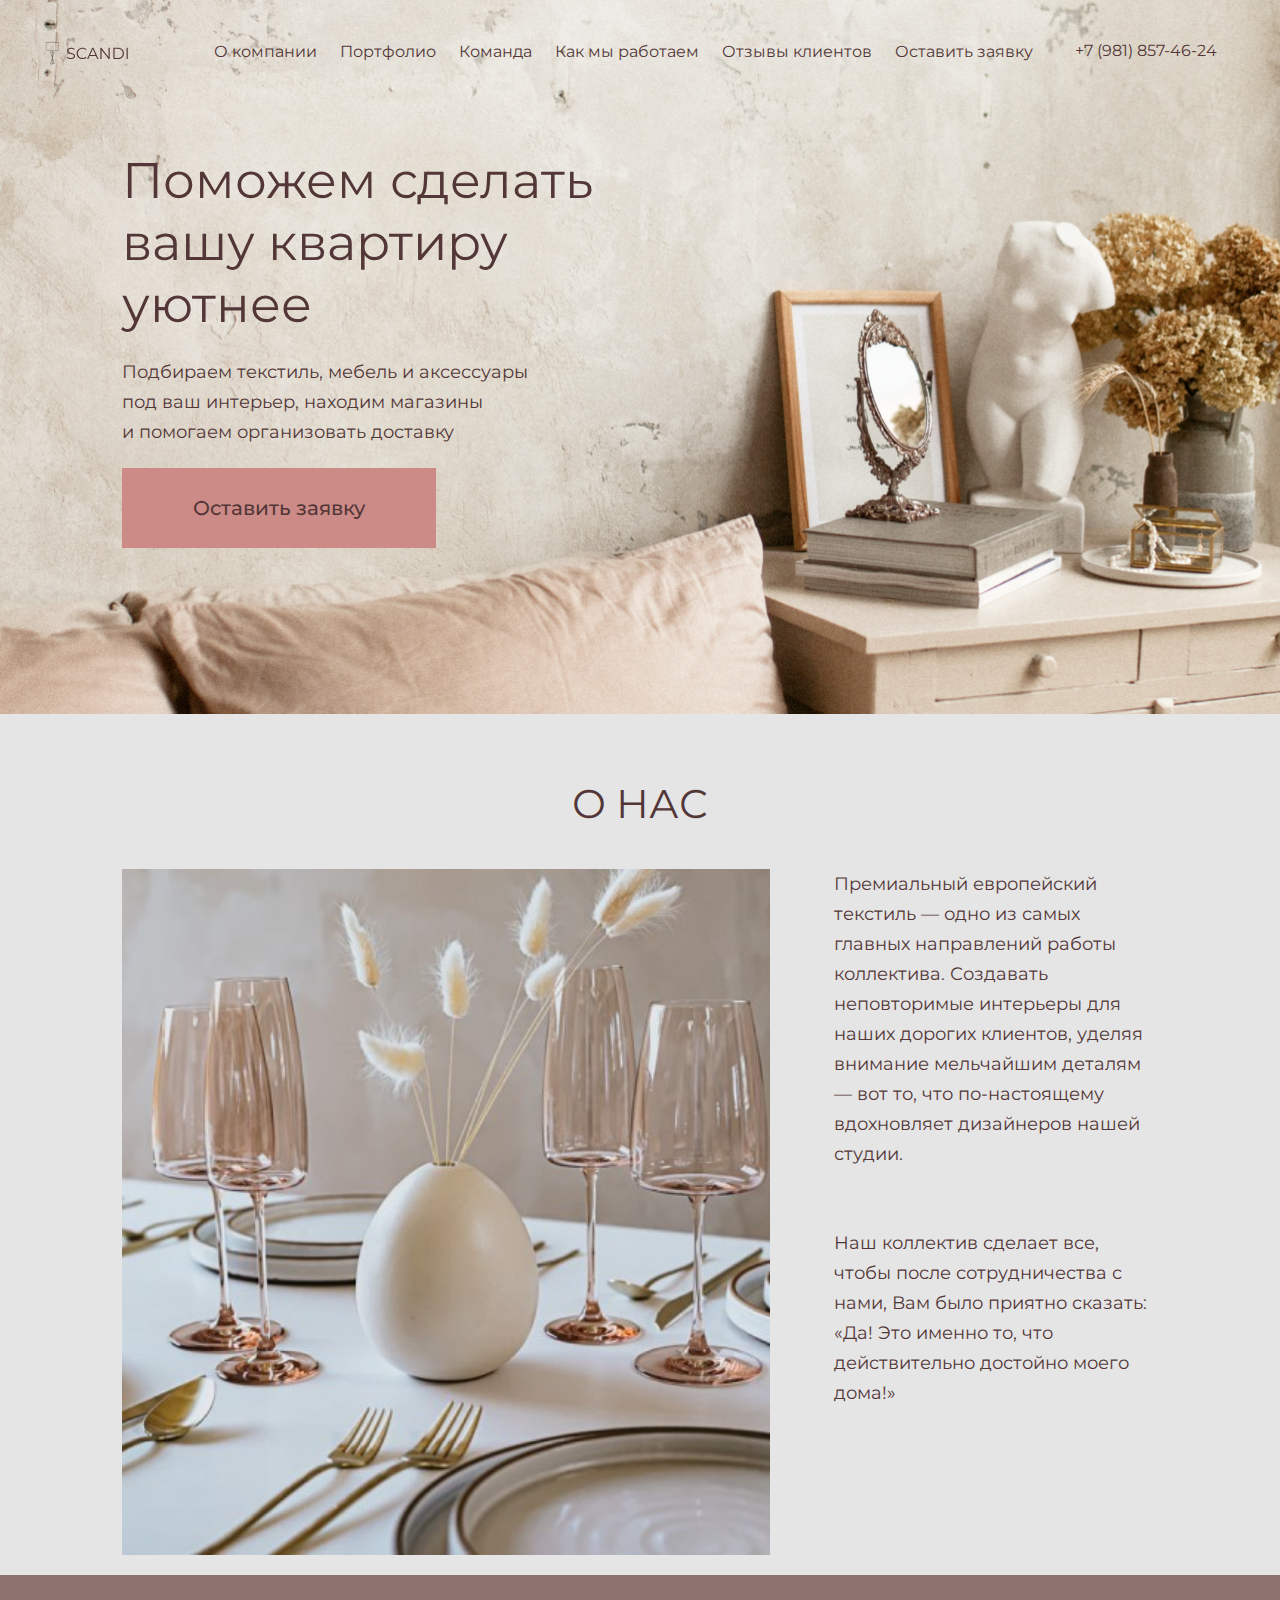
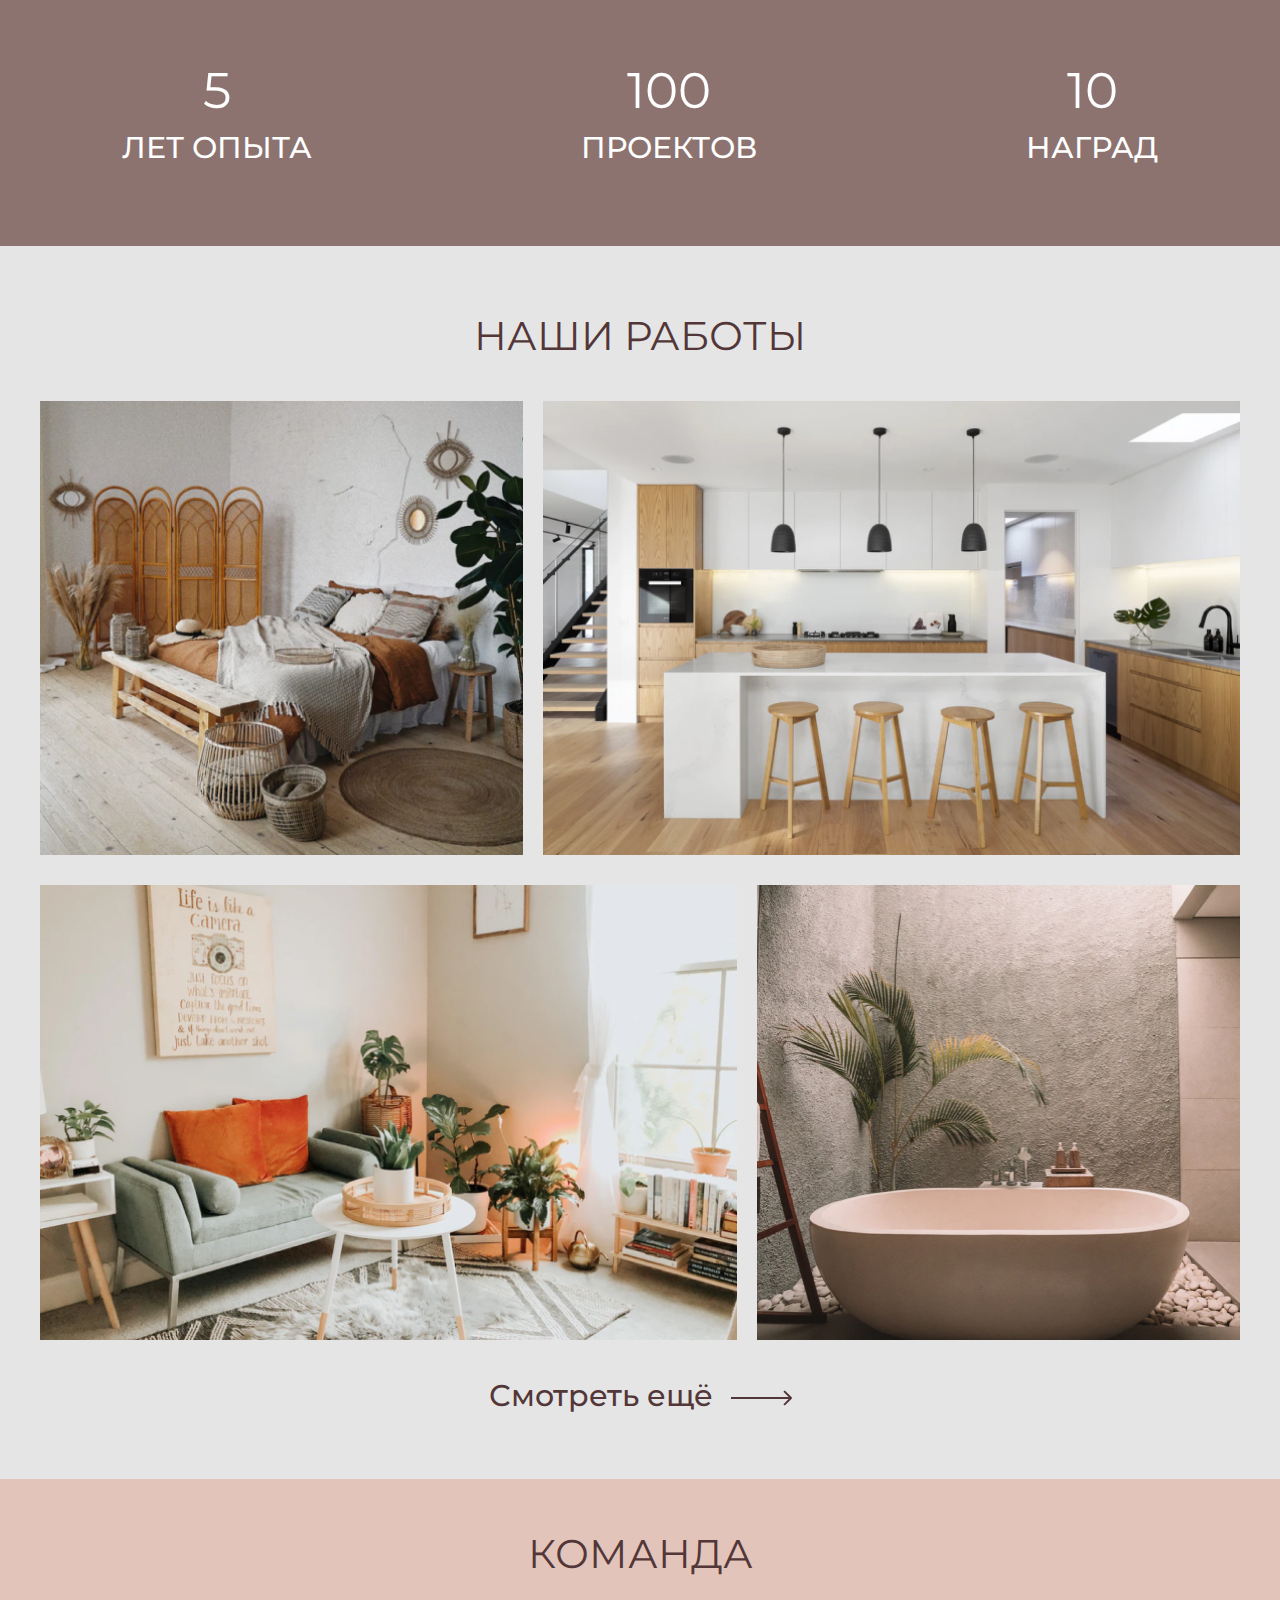
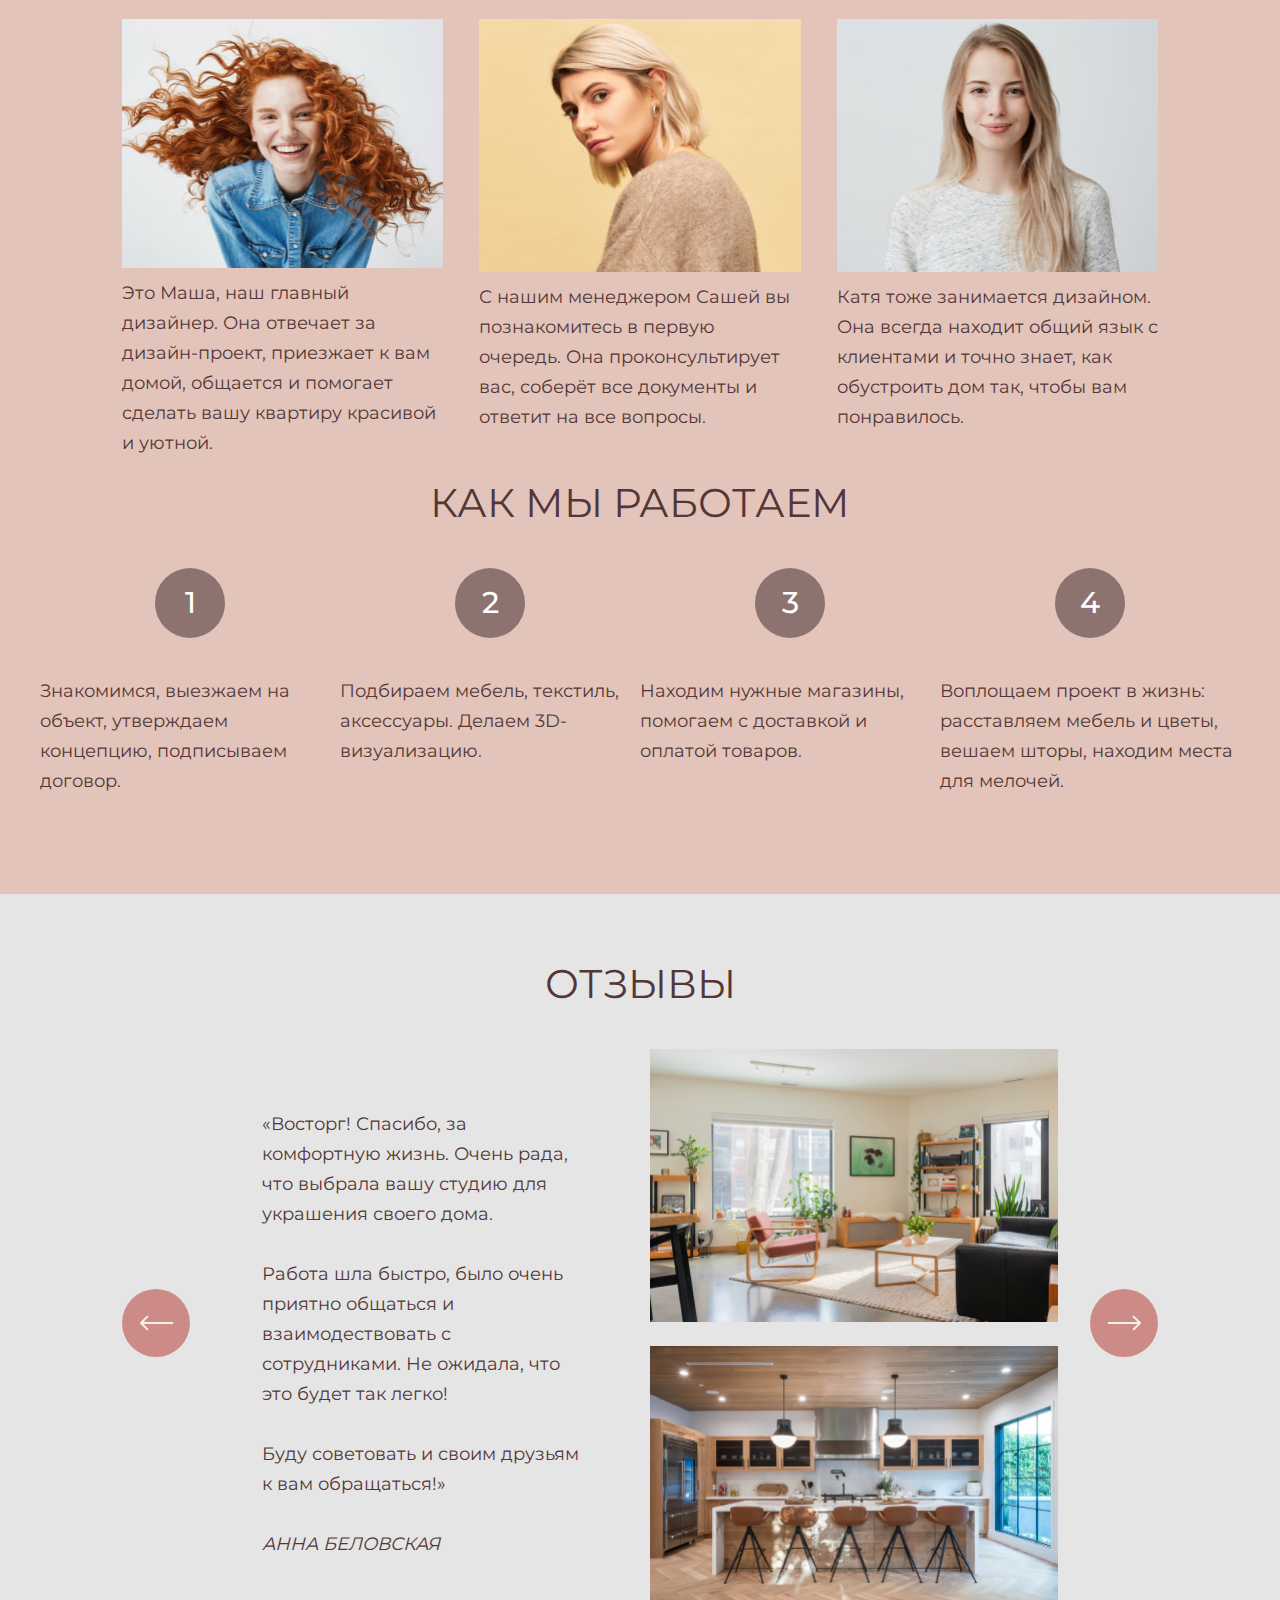
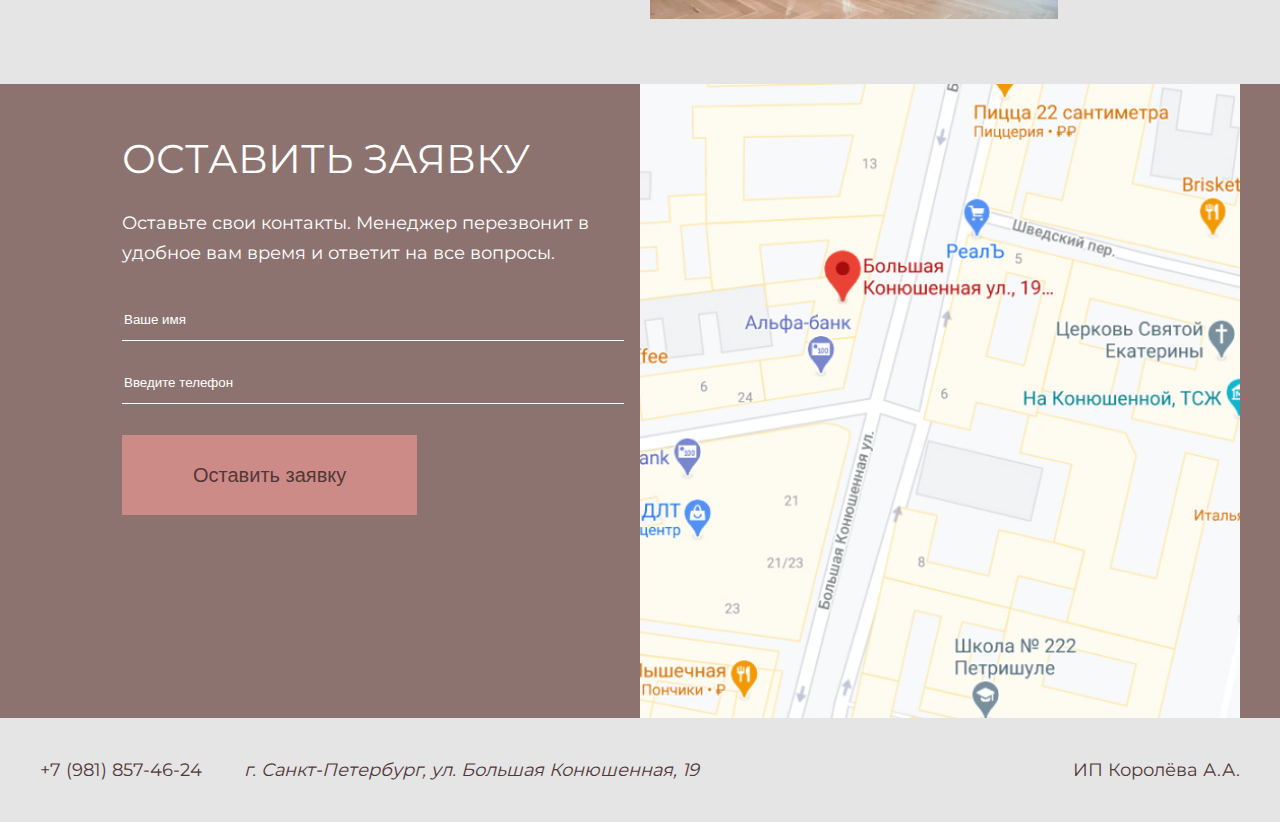
<file: index.html>
<!DOCTYPE html>
<html lang="ru">
<head>
    <title>Дизайн-студия Scandi</title>
    <meta charset="utf-8">
    <meta name="viewport" content="width=device-width">
    <link href="scandi.css"  rel="stylesheet">
    <!--<link rel="preconnect" href="https://fonts.googleapis.com">
    <link rel="preconnect" href="https://fonts.gstatic.com" crossorigin>
    <link href="https://fonts.googleapis.com/css2?family=Montserrat:wght@400;500&display=swap" rel="stylesheet">-->
</head>
<body>
    <header class="page-header">
        <div class="container_large">
            <a class="logo" href="#">
                <img src="img/1_logo.svg" alt="Логотип компании SCANDI - графическое изображение торшера" width="25"
                    height="25">
            </a>
            <nav>
                <ul class="menu_list">
                    <li class="menu-item"><a href="#about">О компании</a></li>
                    <li class="menu-item"><a href="#work_examples">Портфолио</a></li>
                    <li class="menu-item"><a href="#team-description">Команда</a></li>
                    <li class="menu-item"><a href="#approach">Как мы работаем</a></li>
                    <li class="menu-item"><a href="#reviews">Отзывы клиентов</a></li>
                    <li class="menu-item"><a href="#request">Оставить заявку</a></li>
                </ul>
            </nav>
            <a class="main-phone" href="tel:+79818574624">+7 (981) 857-46-24</a>
        </div>
    </header>
    <main>
        <section class="promo" id="promo">
            <div class="container_small">
                <div class="motto">
                    <h1>Поможем сделать вашу квартиру уютнее</h1>
                    <p>Подбираем текстиль, мебель и аксессуары <br> под ваш интерьер, 
                    находим магазины <br> и помогаем организовать доставку</p>
                    <a href="#request" class="button">Оставить заявку</a>
                </div>
            </div>
        </section>
        <section class="about" id="about">
            <div class="container_small">
                <h2 class="about_tittle">О нас</h2>
                <div class="about_content">
                    <img src="img/2_glasses_about.jpg" alt="Фото стола с бокалами." width="445"
                    height="465">
                    <div class="about_text">
                        <p>Премиальный европейский текстиль — одно из самых главных направлений работы коллектива. Создавать неповторимые интерьеры для наших дорогих клиентов, уделяя внимание мельчайшим деталям — вот то, что по-настоящему вдохновляет дизайнеров нашей студии.</p><br>   
                        <p>Наш коллектив сделает все, чтобы после сотрудничества с нами, Вам было приятно сказать: «Да! Это именно то, что действительно достойно моего дома!»</p>
                    </div>
                </div>
            </div>
        </section>
        <section class="achievements" id="achievements">
            <h2 class="visually-hidden">Наши преимущества</h2>
            <div class="container_small">
                <ul class="achievements_list">
                    <li class="achievements_item">
                        <p><span>5</span>лет опыта</p>
                    </li>
                    <li class="achievements_item">
                        <p><span>100</span>проектов</p>
                    </li>
                    <li class="achievements_item">
                        <p><span>10</span>наград</p></li>
                </ul>
            </div>
        </section>
        <section class="work_examples" id="work_examples">
            <div class="container_large">
                <h2>Наши работы</h2>
                <div class="fotos_examples">
                    <article class="foto-examples_item">
                        <img src="img/3_bedroom_examples.jpg" alt="Изображение спальни." width="488"
                        height="451">
                        <div class="text_hov_foto">
                            <h3 class="hover_heading">Квартира-студия 30 кв.м.</h3>
                              <p class="hover-text">В квартире были светлые стены и тёплые цвета. Мы сконцентрировались на отсылках к природе и сделали ребятам уютный интерьер, отсылающий к виллам островов Бали.</p>
                        </div>
                    </article>
                    <article class="foto-examples_item">
                        <img src="img/3_kitchen.jpg" alt="Изображение кухни." width="692"
                        height="451">
                        <div class="text_hov_foto">
                            <h3 class="hover_heading">Квартира-студия 30 кв.м.</h3>
                              <p class="hover-text">В квартире были светлые стены и тёплые цвета. Мы сконцентрировались на отсылках к природе и сделали ребятам уютный интерьер, отсылающий к виллам островов Бали.</p>
                        </div>
                    </article>
                    <article class="foto-examples_item">
                        <img src="img/3_living_room_examples.jpg" alt="Изображение гостиной." width="692"
                        height="451">
                        <div class="text_hov_foto">
                            <h3 class="hover_heading">Квартира-студия 30 кв.м.</h3>
                              <p class="hover-text">В квартире были светлые стены и тёплые цвета. Мы сконцентрировались на отсылках к природе и сделали ребятам уютный интерьер, отсылающий к виллам островов Бали.</p>
                        </div>
                    </article>
                    <article class="foto-examples_item">
                        <img src="img/3_bathroom_examples.jpg" alt="Изображение ванны." width="488"
                        height="451">
                        <div class="text_hov_foto">
                            <h3 class="hover_heading">Квартира-студия 30 кв.м.</h3>
                              <p class="hover-text">В квартире были светлые стены и тёплые цвета. Мы сконцентрировались на отсылках к природе и сделали ребятам уютный интерьер, отсылающий к виллам островов Бали.</p>
                        </div>
                    </article>
                </div> 
                <a href="#" class="btn">Смотреть ещё <svg width="61" height="16" viewBox="0 0 61 16" fill="none" xmlns="http://www.w3.org/2000/svg">
                    <path d="M60.7071 8.70711C61.0976 8.31658 61.0976 7.68342 60.7071 7.29289L54.3432 0.928932C53.9526 0.538408 53.3195 0.538408 52.9289 0.928932C52.5384 1.31946 52.5384 1.95262 52.9289 2.34315L58.5858 8L52.9289 13.6569C52.5384 14.0474 52.5384 14.6805 52.9289 15.0711C53.3195 15.4616 53.9526 15.4616 54.3432 15.0711L60.7071 8.70711ZM0 9H60V7H0V9Z" fill="#533738"/>
                    </svg>
                </a>          
            </div>
        </section>
        <section class="team-description" id="team-description">
            <div class="container_small">
                <h2 class="team">Команда</h2>
                <ul class="team-photos">
                    <li class="team-member">
                        <img class="team_member_img" src="img/4_first_pic.jpg" alt="Девушка с рыжими кудрями в голубой джинсовой рубашке." width="320"
                        height="253">
                        <p class="team_member_description">
                            Это Маша, наш главный дизайнер. Она отвечает за дизайн-проект, приезжает к вам домой, общается и помогает сделать вашу квартиру красивой и уютной.
                        </p>
                    </li>
                    <li class="team-member">
                        <img class="team_member_img" src="img/4_second_pic.jpg" alt="Девушка с короткими светлыми волосами." width="320"
                        height="253">
                        <p class="team_member_description">
                            С нашим менеджером Сашей вы познакомитесь в первую очередь. Она проконсультирует вас, соберёт все документы и ответит на все вопросы.
                        </p>
                    </li>
                    <li class="team-member">
                        <img class="team_member_img" src="img/4_third_pic.jpg" alt="Девушка с длинными светлыми волосами в серой кофте." width="320"
                        height="253">
                        <p class="team_member_description">
                            Катя тоже занимается дизайном. Она всегда находит общий язык с клиентами и точно знает, как обустроить дом так, чтобы вам понравилось.
                        </p>
                    </li>
                </ul>
            </div>    
            <div class="container_large" id="approach">
                <h2>Как мы работаем</h2>
                <ol class="approach_list">
                    <li class="approach-item">
                        <span>1</span>
                        <p>Знакомимся, выезжаем на объект, утверждаем концепцию, подписываем договор.</p>
                    </li>
                    <li class="approach-item">
                        <span>2</span>
                        <p>Подбираем мебель, текстиль, аксессуары. Делаем 3D- визуализацию.</p>
                    </li>
                    <li class="approach-item">
                        <span>3</span>
                        <p>Находим нужные магазины, помогаем с доставкой и оплатой товаров.</p>
                    </li>
                    <li class="approach-item">
                        <span>4</span>
                        <p>Воплощаем проект в жизнь: расставляем мебель и цветы, вешаем шторы, находим места для мелочей.</p>
                    </li>
                </ol>
            </div>
        </section>
        <section class="reviews" id="reviews">
            <div class="container_small">
                <h2>Отзывы</h2>
                <div class="reviews-slider">
                    <div class="reviews-pagination">
                        <button class="reviews-button reviews-button-prev" aria-label="Переключить на предыдущий слайд">
                            <svg fill="none" height="16" viewBox="0 0 33 16" width="33" xmlns="http://www.w3.org/2000/svg">
                                <path d="m32.7071 8.70711c.3905-.39053.3905-1.02369 0-1.41422l-6.364-6.363958c-.3905-.390524-1.0236-.390524-1.4142 0-.3905.390528-.3905 1.023688 0 1.414218l5.6569 5.65685-5.6569 5.6569c-.3905.3905-.3905 1.0236 0 1.4142.3906.3905 1.0237.3905 1.4142 0zm-32.7071.29289h32v-2h-32z" fill="#f5f2ed" />
                            </svg>
                        </button>
                        <button class="reviews-button reviews-button-next" aria-label="Переключить на следующий слайд">
                            <svg fill="none" height="16" viewBox="0 0 33 16" width="33" xmlns="http://www.w3.org/2000/svg">
                                <path d="m32.7071 8.70711c.3905-.39053.3905-1.02369 0-1.41422l-6.364-6.363958c-.3905-.390524-1.0236-.390524-1.4142 0-.3905.390528-.3905 1.023688 0 1.414218l5.6569 5.65685-5.6569 5.6569c-.3905.3905-.3905 1.0236 0 1.4142.3906.3905 1.0237.3905 1.4142 0zm-32.7071.29289h32v-2h-32z" fill="#f5f2ed" />
                            </svg>
                        </button>
                    </div>
                    <div class="reviews-slides">
                        <article class="reviews-slide">
                            <blockquote class="reviews-text">
                                <p>
                                «Восторг! Спасибо, за комфортную жизнь. Очень рада, что выбрала вашу студию для украшения своего дома. <br>
                                </p>
                                <p>
                                Работа шла быстро, было очень приятно общаться и взаимодествовать с сотрудниками. Не ожидала, что это будет так легко!<br> 
                                </p>
                                <p>
                                Буду советовать и своим друзьям к вам обращаться!»
                                </p>
                                <cite>АННА БЕЛОВСКАЯ</cite>
                            </blockquote>
                            <div class="reviews-images">
                                <img src="img/5_living_room.jpg" alt="Фотография гостиной с деревянной мебелью и черным диваном." width="407"
                                height="272">
                                <img src="img/5_dining_room.jpg" alt="Интерьер кухни с деревянными фасадами, на переднем плане белая барная стойка с пятью коричневыми высокими стульями." width="407"
                                height="272">
                            </div>
                        </article>
                    </div>
                </div>
            </div>
        </section>
        <section class="request" id="request">
            <div class="container_large">
                <div class="request_block">
                    <h2>Оставить заявку</h2>
                    <p class="request-text">
                        Оставьте свои контакты. Менеджер перезвонит в удобное вам время и ответит на все вопросы.
                    </p>
                    <form class="request_form" action="#" method="post">
                        <input type="text" name="name" id="name" placeholder="Ваше имя" required>
                        <label for="name"></label>
                        <input type="tel" name="phone" id="phone" placeholder="Введите телефон" required>
                        <label for="phone"></label>
                        
                        <button class="submit-button button" type="submit" name="submit">Оставить заявку</button>
                    </form>
                </div>
                <img class="map" src="img/6_map.jpg" alt="Месторасположение на карте." width="590"
                    height="624">
            </div>    
        </section>
    </main>
        <footer>
            <div class="container_large">
                <a class="footer_phone" href="tel:+79818574624">+7 (981) 857-46-24</a>
                <address>г. Санкт-Петербург, ул. Большая Конюшенная, 19</address>
                <p class="copyright">ИП Королёва А.А.</p>
            </div>
        </footer>
</body>
</html>
</file>
<file: scandi.css>
@font-face {
    font-family: 'Montserrat';
    src: url('./fonts/Montserrat-Medium.woff') format('woff');
    font-weight: 500;
    font-style: normal;
    font-display: swap;

}

@font-face {
    font-family: 'Montserrat';
    src: url('./fonts/Montserrat-Regular.woff') format('woff');
    font-weight: normal;
    font-style: normal;
    font-display: swap;
    
}
/*body{min-width:1200px;img{max-width:100%;height:auto}a{color:#533738;text-decoration:none}a:hover{color:#cc8b86}a:focus{color:#99544f}.visually-hidden:not(:focus):not(:active){position:absolute;overflow:hidden;clip:rect(0 0 0 0);margin:-1px;padding:0;width:1px;height:1px;border:0;white-space:nowrap;clip-path:inset(100%)}.container{margin:0 auto;width:1036px}.wide-container{margin:0 auto;width:1200px}.button{display:inline-block;vertical-align:middle;box-sizing:border-box;padding:26px 69px;font-weight:500;font-size:20px;line-height:24px;border:2px solid #cc8b86;background-color:#cc8b86}.button:hover{color:#cc8b86;border-color:#fff;background-color:#fff}.button:focus{color:#99544f;border:2px solid #99544f;background-color:#fff}.section-heading{margin-top:0;margin-bottom:40px;text-align:center;text-transform:uppercase;font-weight:400;font-size:40px;line-height:50px}.page-header{margin-bottom:-110px}.page-header .wide-container{display:flex;align-items:baseline;padding-top:36px;padding-bottom:46px}.logo{display:flex;align-items:flex-end;align-self:normal;margin-right:97px;font-size:16px;line-height:20px}.nav-list{display:flex;flex-wrap:wrap;margin:0;margin-right:42px;padding:0;list-style:none}.nav-item{margin-right:23px}.nav-item:last-child{margin-right:0}.nav-link{font-size:16px;line-height:20px}.phone{font-size:16px;line-height:20px}.promo{padding-top:150px;padding-bottom:166px;background-color:#ded7cb;background-image:url(../img/promo.jpg);background-size:cover;background-repeat:no-repeat}.promo-text{width:46%}.main-heading{margin-top:0;margin-bottom:21px;font-weight:400;font-size:50px;line-height:62px}.promo-description{margin-top:0;margin-bottom:21px}.about{padding-top:65px;padding-bottom:20px}.half-wrap{display:flex}.about-img{align-self:flex-start;margin-right:64px}.text-wrap{width:50%}.text-wrap p{margin-top:0;margin-bottom:29px}.advantages{padding-top:85px;padding-bottom:80px;color:#fff;background-color:#8d7370}.advantages-list{display:flex;justify-content:space-between;flex-wrap:wrap;margin:0;padding:0;list-style:none}.advantages-item{text-align:center}.advantages-item span{display:block;margin-bottom:7px;font-weight:400;font-size:50px;line-height:62px}.advantages-item p{margin:0;text-transform:uppercase;font-weight:500;font-size:30px;line-height:37px}.works{padding-top:65px;padding-bottom:65px}.works .section-heading{text-align:left}.works-grid{display:grid;grid-template-columns:5fr 2fr 5fr;grid-column-gap:20px;grid-row-gap:30px}.works-item{position:relative}.works-item:nth-child(4n + 2){grid-column:2 / -1}.works-item:nth-child(4n + 3){grid-column:1 / 3}.works-item:nth-child(4n + 4){grid-column:3 / -1}.works-img{display:block;width:100%;height:100%;object-fit:cover}.works-hover{position:absolute;top:0;left:0;z-index:-1;box-sizing:border-box;padding-top:86px;padding-right:35px;padding-left:35px;width:100%;height:100%;color:#fff;background-color:rgba(100,72,69,0.8)}.works-item:hover .works-hover{z-index:2}.works-heading{margin:0 auto;margin-top:0;margin-bottom:15px;max-width:270px;text-align:center;font-weight:500;font-size:30px;line-height:37px}.works-text{display:-webkit-box;overflow-y:hidden;-webkit-line-clamp:8;-webkit-box-orient:vertical}.more{display:block;margin-top:37px;text-align:center;font-weight:500;font-size:30px;line-height:37px}.more svg{margin-left:10px}.more:hover path{fill:#cc8b86}.more:focus path{fill:#99544f}.team{padding-top:50px;padding-bottom:60px;background-color:#e2c4ba}.team-list{display:flex;justify-content:space-between;flex-wrap:wrap;margin:0;margin-bottom:18px;padding:0;list-style:none}.team-item{margin-bottom:20px;width:31%}.team-img{display:block;margin-bottom:10px}.team-text{margin:0}.process-list{display:flex;flex-wrap:wrap;margin:0;margin-top:40px;padding:0;list-style:none}.process-item{display:flex;flex-direction:column;margin-bottom:20px;width:25%}.process-item span{display:flex;justify-content:center;align-items:center;margin:0 auto;margin-bottom:20px;width:70px;height:70px;border-radius:50%;background-color:#8d7370;color:#fff;font-weight:500;font-size:30px;line-height:30px}.process-item p{margin:0;text-align:center}.reviews{padding-top:65px;padding-bottom:65px}.reviews-slider{position:relative;padding-right:100px;padding-left:100px}.reviews-pagination{position:absolute;top:48%;left:0;display:flex;justify-content:space-between;width:100%;transform:translateY(-50%)}.reviews-button{display:flex;justify-content:center;align-items:center;padding:0;width:68px;height:68px;border:2px solid #cc8b86;border:none;border-radius:50%;background-color:#cc8b86}.reviews-button:hover{background-color:#fff}.reviews-button:hover path,.reviews-button:focus path{fill:#cc8b86}.reviews-button:focus{border:2px solid #cc8b86;background-color:#fff}.reviews-button-prev svg{transform:rotate(180deg)}.reviews-slide{display:grid;grid-template-columns:1fr 1fr;grid-column-gap:20px;display:none}.reviews-slide:first-child{display:grid}.reviews-text{display:flex;flex-direction:column;justify-content:center}.reviews-text p{margin-top:0;margin-bottom:30px}.reviews-text p:last-child{margin-bottom:0}.reviews-author{margin-bottom:0;text-transform:uppercase}.reviews-images img{display:block;margin-bottom:24px}.reviews-images img:last-child{margin-bottom:0}.form{background-color:#8d7370;color:#fff}.form .wide-container{display:grid;grid-template-columns:1fr 1fr}.form-wrap{padding:50px 20px 50px 82px}.form-wrap .section-heading{margin-bottom:24px;text-align:left}.form-text{margin-bottom:34px}.form-action p{position:relative;margin:0;margin-bottom:24px}.text-input{display:block;padding-top:10px;padding-bottom:13px;width:100%;border:none;border-bottom:1px solid #fff;background-color:transparent;color:#fff}.text-input:focus + .input-label,.text-input:valid:not(:placeholder-shown) + .input-label{bottom:40px;transition:.2s ease-in}.input-label{position:absolute;bottom:11px;left:0;transition:.2s ease-in}.submit-button{margin-top:7px}.map{width:auto;height:100%;object-fit:cover}.page-footer .wide-container{display:flex;align-items:center;padding-top:37px;padding-bottom:37px}.page-footer .phone{font-size:18px;line-height:30px}.adress{margin:0 auto 0 42px}.copyright{margin:0}*/
body {
    min-width: 1200px;
    font-family: Montserrat, Arial, sans-serif;
    font-size: 18px;
    line-height: 30px;
    font-weight: 400;
    color:#533738;
    background-color: #E5E5E5;
    margin: 0 auto;

}
img {
    width: 100%;
    height: auto;
}
.container_small {
    margin: 0 auto;
    width: 1036px;
}

.container_large {
    margin: 0 auto;
    width: 1200px;
}

a {
    font-weight: normal;
    font-size: 16px;
    line-height: 20px;
    text-decoration: none;
    color: #533738;  
}
a:hover {
    color: #cc8b86;
}
a:focus {
    color: #99544f;
}
.visually-hidden:not(:focus):not(:active) {
    position: absolute;
    overflow: hidden;
    clip: rect(0 0 0 0);
    margin: -1px;
    padding: 0;
    width: 1px;
    height: 1px;
    border: 0;
    white-space: nowrap;
    clip-path: inset(100%);
}

.button {
    display: inline-block;
    vertical-align: middle;
    box-sizing: border-box;
    background-color: #CC8B86;
    padding: 26px 69px;
    font-weight: 500;
    font-size: 20px;
    line-height: 24px;
    border: 2px solid #cc8b86;
    color: #533738; 
}
.button:hover {
    color: #cc8b86;
    border-color: white;
    background-color: white;
}

.button:focus {
    color: #99544f;
    border: 2px solid #99544f;
    background-color: white;
}

h2 {
    margin-top: 0;
    margin-bottom: 40px;
    text-align: center;
    text-transform: uppercase;
    font-weight: 400;
    font-size: 40px;
    line-height: 50px;
}

/*_______________________________header*/
.page-header {
    margin-bottom: -112px;
}
.page-header .container_large {
    display: flex;
    align-items: center;
    padding-top: 36px;
    padding-bottom: 46px;
}
.logo {
    display: flex;
    align-items: flex-end;
    align-self: normal;
    margin-right: 83px;
    font-size: 16px;
    line-height: 20px;
    
}
.menu_list {
    display: flex;
    flex-wrap: wrap;
    margin: 0;
    padding: 0;
    margin-right: 42px;
    justify-content: space-between;
    align-items: center;
    list-style: none;
}
.menu-item {
    margin-right: 23px;
}
.menu-item:last-child {
    margin-right: 0;
}
.main-phone {
    font-size: 16px;
    line-height: 20px;
}

/*_____________________________________MAIN*/
/*_____________________________________promo*/
.promo {
    padding-top: 150px;
    padding-bottom: 166px;
    background-color: #ded7cb;
    background-image: url("img/1_background_header.jpg");
    background-size: cover;
    background-repeat: no-repeat;
}
.motto {
    width: 46%;
}
.motto h1 {
    margin-top: 0;
    margin-bottom: 21px;
    font-weight: 400;
    font-size: 50px;
    line-height: 62px;
}
.motto p {
    margin-top: 0;
    margin-bottom: 21px;
}

/*________________________about*/

.about {
    padding-top: 65px;
    padding-bottom: 20px;
   
}
.about_content {
    display: flex;
}
.about_content img {
    align-self: flex-start;
    margin-right: 64px;
}
.about_text {
    width: 50%;
}
.about_content p {
    margin-top: 0;
    margin-bottom: 29px;  
}
/*______________________________achievments*/

.achievements {
    padding-top: 85px;
    padding-bottom: 80px;
    color: white;
    background-color: #8d7370;
}
.achievements_list {
    display: flex;
    justify-content: space-between;
    flex-wrap: wrap;
    margin: 0;
    padding: 0;
    list-style: none;
}

.achievements_item {
    text-align: center;
}

.achievements_item span {
    display: block;
    margin-bottom: 7px;
    font-weight: 400;
    font-size: 50px;
    line-height: 62px;
}

.achievements_item p {
    margin: 0;
    text-transform: uppercase;
    font-weight: 500;
    font-size: 30px;
    line-height: 37px;
}
/*__________________________________examples*/


.work_examples {
    padding-top: 65px;
    padding-bottom: 65px;
}
.examples h2 {
    text-align: left;
}
.fotos_examples {
    display: grid;
    grid-template-columns: 5fr 2fr 5fr;
    grid-column-gap: 20px;
    grid-row-gap: 30px;
}

.foto-examples_item {
    position: relative;
}
.foto-examples_item:nth-child(4n+2) {
    grid-column: 2 / -1;
}

.foto-examples_item:nth-child(4n+3) {
    grid-column: 1 / 3;
}

.foto-examples_item:nth-child(4n+4) {
    grid-column: 3 / -1;
}
.foto-examples_item img {
    display: block;
    width: 100%;
    height: 100%;
    object-fit: cover;
}
/*hover-effect*/

.text_hov_foto {
    position: absolute;
    top: 0;
    left: 0;
    width: 100%;
    height: 100%;
    background: rgba(100, 72, 69, 0.8);
    color: #fff;
    z-index: -1;
    box-sizing: border-box;
    padding-top: 86px;
    padding-right: 35px;
    padding-left: 35px;
}
.foto-examples_item:hover .text_hov_foto {
    z-index: 2;
}
.text_hov_foto h3 {
    font-weight: 500;
    font-size: 30px;
    line-height: 37px;
    text-align: center;
    color: #fff;
    max-width: 270px;
    margin: 0 auto;
    margin-bottom: 15px;
}

/*
.works-text {
    display: -webkit-box;
    overflow-y: hidden;

    -webkit-line-clamp: 8;
    -webkit-box-orient: vertical;
}*/

.text_hov_foto p {
    color: #fff; 
    margin: 0 auto;
    text-align: left;
    font-size: 18px;
    line-height: 30px;
    font-weight: normal;
}

.btn {
    display: block;
    margin-top: 37px;
    text-align: center;
    font-weight: 500;
    font-size: 30px;
    line-height: 37px;
}
.btn svg {
    margin-left: 10px;
}

.btn:hover path {
    fill: #cc8b86;
}

.btn:focus path {
    fill: #99544f;
}
/*_________________________team-description*/
.team-description {
    padding-top: 50px;
    padding-bottom: 60px;
    background-color: #e2c4ba;
}
.team-photos {
    display: flex;
    margin-bottom: 18px;
    flex-wrap: wrap;  
     justify-content: space-between;
    margin: 0;
    padding: 0;
    list-style: none;
}
.team-member {
    margin-bottom: 20px;
    width: 31%;
}

.team_member_img {
    display: block;
    margin-bottom: 10px;
}

.team_member_description {
    margin: 0;
}
/*_________________________approach*/
.approach_list {
    display: flex;
    flex-wrap: wrap;
    margin: 0;
    padding: 0;   
    margin-top: 40px;
    list-style: none;
    /*    counter-reset: section;*/
}

.approach-item {
    display: flex;
    flex-direction: column;
    margin-bottom: 20px;
    width: 25%;
}

.approach-item span {
    display: flex;
    justify-content: center;
    align-items: center;
    margin: 0 auto;
    margin-bottom: 20px;
    width: 70px;
    height: 70px;
    border-radius: 50%;
    background-color: #8d7370;
    color: white;
    font-weight: 500;
    font-size: 30px;
    line-height: 30px;
}

/*___________________________reviews*/
.reviews {
    padding-top: 65px;
    padding-bottom: 65px;
}
.reviews-slider {
    position: relative;
    padding-right: 100px;
    padding-left: 100px;
}

.reviews-pagination {
    position: absolute;
    top: 48%;
    left: 0;
    display: flex;
    justify-content: space-between;
    width: 100%;
    transform: translateY(-50%);
}
.reviews-button {
    display: flex;
    justify-content: center;
    align-items: center;
    padding: 0;
    width: 68px;
    height: 68px;
    border: 2px solid #cc8b86;
    border: none;
    border-radius: 50%;
    background-color: #cc8b86;
}
.reviews-button:hover {
    background-color: white;
}

.reviews-button:hover path,
.reviews-button:focus path {
    fill: #cc8b86;
}

.reviews-button:focus {
    border: 2px solid #cc8b86;
    background-color: white;
}


.reviews-button-prev svg {
    transform: rotate(180deg);
}

.reviews-slide {
    display: grid;
    grid-template-columns: 1fr 1fr;
    grid-column-gap: 20px;
}

.reviews-slide {
    display: none;
}

.reviews-slide:first-child {
    display: grid;
}

.reviews-text {
    display: flex;
    flex-direction: column;
    justify-content: center;
}

.reviews-text p {
    margin-top: 0;
    margin-bottom: 30px;
}

.reviews-text p:last-child {
    margin-bottom: 0;
}

cite {
    margin-bottom: 0;
    text-transform: uppercase;
}

.reviews-images img {
    display: block;
    margin-bottom: 24px;
}

.reviews-images img:last-child {
    margin-bottom: 0;
}

/*____________________________request*/

.request {
    background-color: #8d7370;
    color: white;
}


.request .container_large {
    display: grid;
    grid-template-columns: 1fr 1fr;
}

.request_block {
    padding-top: 50px;
    padding-right: 20px;
    padding-bottom: 50px;
    padding-left: 82px;
}
.request_block h2 {
    margin-bottom: 24px;
    text-align: left;
      
}
.request_block p {
    margin-bottom: 34px;
}

input[type="text"],
input[type="tel"] {
    display: block;
    padding-top: 10px;
    padding-bottom: 13px;
    width: 100%;
    border: none;
    border-bottom: 1px solid white;
    background-color: transparent;
    color: white;
    margin: 0;
    margin-bottom: 24px;
}
input::placeholder {
    color: white;
    
}
.submit-button {
    margin-top: 7px;
    
}
/*_________________________________footer*/

footer .container_large {
    display: flex;
    align-items: center;
    padding-top: 37px;
    padding-bottom: 37px;
}

.footer_phone {
    font-size: 18px;
    line-height: 30px;
}

footer address {
    margin-top: 0;
    margin-right: auto;
    margin-bottom: 0;
    margin-left: 42px;
}

.copyright {
    margin: 0;
}
</file>
